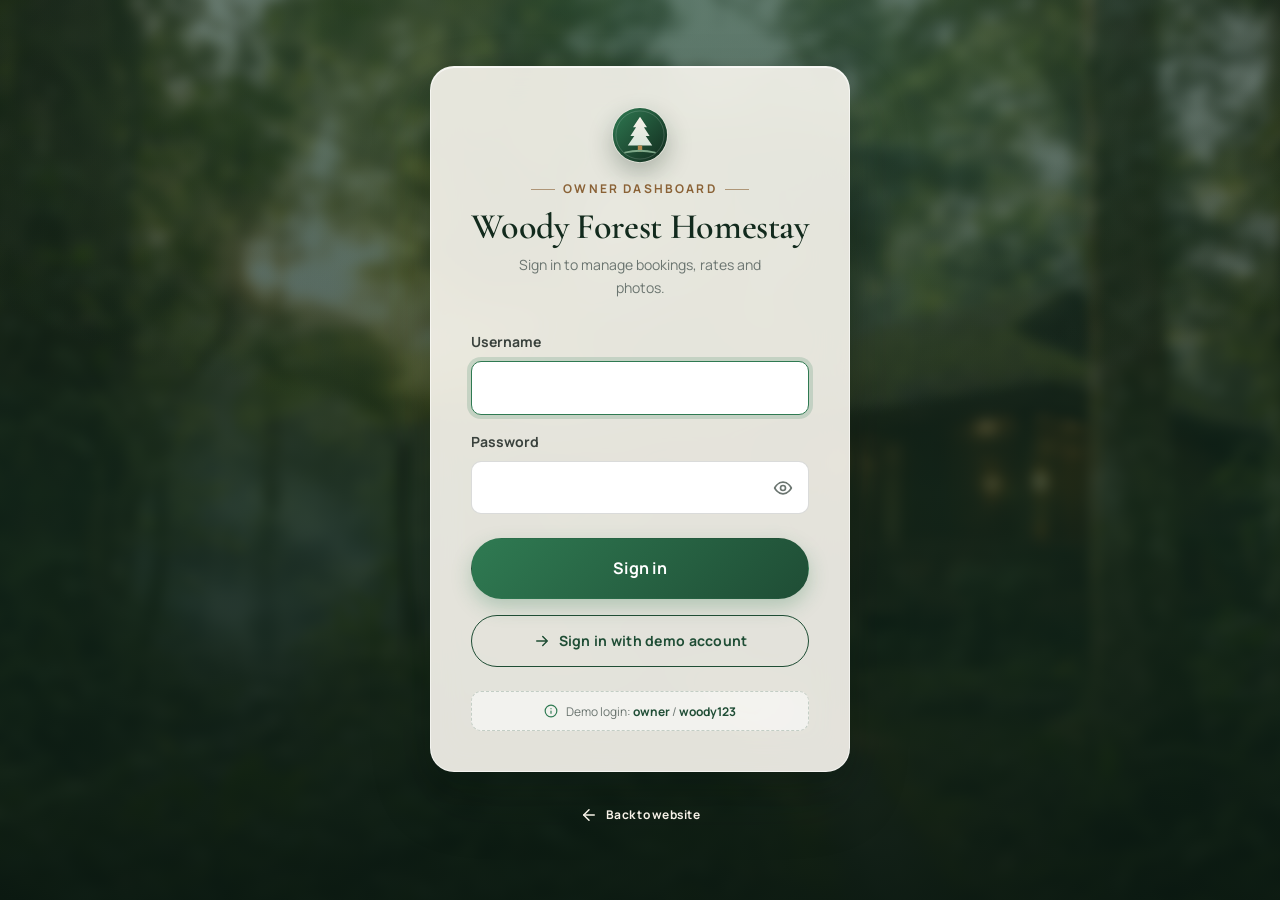
<file: admin/login.html>
<!DOCTYPE html>
<html lang="en">
<head>
  <meta charset="UTF-8">
  <meta name="viewport" content="width=device-width, initial-scale=1.0, viewport-fit=cover">
  <title>Owner sign in - Woody Forest Homestay</title>
  <meta name="robots" content="noindex, nofollow">
  <meta name="theme-color" content="#122a1d">
  <link rel="icon" type="image/svg+xml" href="../assets/img/favicon.svg">
  <link rel="preload" as="image" href="../assets/img/hero-exterior.jpg">
  <link rel="preconnect" href="https://fonts.googleapis.com">
  <link rel="preconnect" href="https://fonts.gstatic.com" crossorigin>
  <link href="https://fonts.googleapis.com/css2?family=Cormorant+Garamond:ital,wght@0,500;0,600;0,700;1,500&family=Manrope:wght@400;500;600;700;800&display=swap" rel="stylesheet">
  <link rel="stylesheet" href="../css/base.css">
  <style>
    /* ---------------------------------------------------------- page shell */
    body.login {
      min-height: 100vh;
      min-height: 100dvh;
      background: var(--forest-950);
      overflow-x: hidden;
    }

    /* Blurred photo + forest gradient. The blur lives on a fixed pseudo-element
       so the card stays sharp; scale(1.05) hides the soft blur edges. */
    .login-backdrop {
      position: fixed;
      inset: 0;
      z-index: 0;
      overflow: hidden;
      pointer-events: none;
    }

    .login-backdrop::before,
    .login-backdrop::after {
      content: "";
      position: absolute;
      inset: 0;
    }

    .login-backdrop::before {
      background: url("../assets/img/hero-exterior.jpg") center / cover no-repeat;
      filter: blur(6px) saturate(1.05);
      transform: scale(1.05);
    }

    .login-backdrop::after {
      background:
        radial-gradient(120% 80% at 50% 0%, rgba(47, 122, 82, 0.3), transparent 60%),
        linear-gradient(180deg, rgba(11, 26, 18, 0.55) 0%, rgba(18, 42, 29, 0.74) 55%, rgba(11, 26, 18, 0.92) 100%);
    }

    .login-main {
      position: relative;
      z-index: 1;
      min-height: 100vh;
      min-height: 100dvh;
      display: flex;
      flex-direction: column;
      align-items: center;
      justify-content: center;
      gap: var(--space-5);
      padding: max(var(--space-6), env(safe-area-inset-top)) var(--space-4) max(var(--space-6), env(safe-area-inset-bottom));
    }

    /* ---------------------------------------------------------------- card */
    .login-card {
      width: 100%;
      max-width: 420px;
      padding: clamp(1.75rem, 6vw, 2.5rem);
      border-radius: var(--radius-lg);
      background: rgba(251, 248, 241, 0.9);
      box-shadow: var(--shadow-lg), inset 0 1px 0 rgba(255, 255, 255, 0.7);
      color: var(--ink);
    }

    .login-head {
      display: flex;
      flex-direction: column;
      align-items: center;
      gap: var(--space-2);
      text-align: center;
    }

    .login-logo {
      width: 56px;
      height: 56px;
      margin-bottom: var(--space-2);
      border-radius: 50%;
      box-shadow: 0 10px 24px rgba(18, 42, 29, 0.28);
    }

    .login-head .eyebrow::after {
      content: "";
      width: 24px;
      height: 1px;
      background: currentColor;
      opacity: 0.6;
    }

    .login-head .h2 {
      overflow-wrap: anywhere;
    }

    .login-sub {
      max-width: 30ch;
      font-size: var(--text-sm);
    }

    /* ---------------------------------------------------------------- form */
    .login-form {
      display: flex;
      flex-direction: column;
      gap: var(--space-4);
      margin-top: var(--space-6);
    }

    /* Grid keeps the toggle pinned to the input row even when UI.setInvalid
       appends an .error-text into this wrapper. */
    .password-wrap {
      display: grid;
      row-gap: var(--space-2);
    }

    .password-wrap > .input {
      grid-area: 1 / 1;
      padding-right: 3.25rem;
    }

    .password-wrap > .error-text {
      grid-row: 2;
    }

    .password-wrap input::-ms-reveal,
    .password-wrap input::-ms-clear {
      display: none;
    }

    .password-toggle {
      grid-area: 1 / 1;
      justify-self: end;
      align-self: center;
      display: grid;
      place-items: center;
      width: 40px;
      height: 40px;
      margin-right: 6px;
      border-radius: var(--radius-sm);
      color: var(--muted);
      transition: color var(--dur-fast), background-color var(--dur-fast);
    }

    .password-toggle:hover {
      color: var(--forest-700);
      background: rgba(31, 77, 53, 0.08);
    }

    .password-toggle:focus-visible {
      outline-offset: 0;
    }

    .password-toggle svg {
      width: 20px;
      height: 20px;
    }

    .password-toggle .icon-eye-off,
    .password-toggle[aria-pressed="true"] .icon-eye {
      display: none;
    }

    .password-toggle[aria-pressed="true"] .icon-eye-off {
      display: block;
    }

    .login-submit {
      margin-top: var(--space-2);
    }

    .login-submit.is-loading {
      opacity: 0.85;
    }

    .login-submit.is-loading::before {
      content: "";
      width: 16px;
      height: 16px;
      border-radius: 50%;
      border: 2px solid rgba(255, 255, 255, 0.35);
      border-top-color: var(--white);
      animation: login-spin 700ms linear infinite;
    }

    @keyframes login-spin {
      to { transform: rotate(360deg); }
    }

    .login-hint {
      display: flex;
      align-items: center;
      justify-content: center;
      gap: var(--space-2);
      margin-top: var(--space-5);
      padding: 0.6rem 0.9rem;
      border-radius: var(--radius-sm);
      border: 1px dashed rgba(31, 77, 53, 0.22);
      background: rgba(255, 255, 255, 0.55);
      text-align: center;
    }

    .login-hint svg {
      width: 14px;
      height: 14px;
      flex: none;
      color: var(--forest-500);
    }

    .login-hint strong {
      color: var(--forest-700);
    }

    .login-noscript {
      margin-top: var(--space-3);
      text-align: center;
    }

    /* ----------------------------------------------------------- back link */
    .login-back {
      color: var(--cream);
      opacity: 0.9;
    }

    .login-back:hover {
      background: rgba(255, 255, 255, 0.12);
      opacity: 1;
    }

    .login-back:focus-visible {
      outline-color: var(--cream);
    }

    .login-back.view-enter {
      animation-delay: 140ms;
    }
  </style>
</head>
<body class="login">

  <div class="login-backdrop" aria-hidden="true"></div>

  <main class="login-main">
    <section class="login-card glass view-enter" id="loginCard" aria-labelledby="homestayName">
      <header class="login-head">
        <img class="login-logo" src="../assets/img/logo.svg" alt="" width="56" height="56">
        <p class="eyebrow">Owner dashboard</p>
        <h1 class="h2" id="homestayName">Woody Forest Homestay</h1>
        <p class="muted login-sub">Sign in to manage bookings, rates and photos.</p>
      </header>

      <form class="login-form" id="loginForm" novalidate>
        <div class="field">
          <label class="label" for="username">Username</label>
          <input class="input" id="username" name="username" type="text" autocomplete="username" autocapitalize="none" spellcheck="false" required>
        </div>

        <div class="field">
          <label class="label" for="password">Password</label>
          <div class="password-wrap">
            <input class="input" id="password" name="password" type="password" autocomplete="current-password" required>
            <button class="password-toggle" id="togglePassword" type="button" aria-label="Show password" aria-pressed="false" aria-controls="password">
              <svg class="icon-eye" viewBox="0 0 24 24" fill="none" stroke="currentColor" stroke-width="2" stroke-linecap="round" stroke-linejoin="round" aria-hidden="true">
                <path d="M2 12s3.6-7 10-7 10 7 10 7-3.6 7-10 7S2 12 2 12Z"/>
                <circle cx="12" cy="12" r="3"/>
              </svg>
              <svg class="icon-eye-off" viewBox="0 0 24 24" fill="none" stroke="currentColor" stroke-width="2" stroke-linecap="round" stroke-linejoin="round" aria-hidden="true">
                <path d="M9.9 4.24A9.1 9.1 0 0 1 12 4c6.4 0 10 8 10 8a18.5 18.5 0 0 1-2.16 3.19"/>
                <path d="M6.61 6.61A18.5 18.5 0 0 0 2 12s3.6 8 10 8a9.7 9.7 0 0 0 5.39-1.61"/>
                <path d="M14.12 14.12a3 3 0 1 1-4.24-4.24"/>
                <path d="m2 2 20 20"/>
              </svg>
            </button>
          </div>
        </div>

        <button class="btn btn--primary btn--lg btn--block login-submit" id="signInButton" type="submit">Sign in</button>
        <button class="btn btn--outline btn--block" id="demoButton" type="button">
          <svg viewBox="0 0 24 24" fill="none" stroke="currentColor" stroke-width="2" stroke-linecap="round" stroke-linejoin="round" aria-hidden="true"><path d="M5 12h14m-6-6 6 6-6 6"/></svg>
          Sign in with demo account
        </button>
      </form>

      <p class="hint login-hint">
        <svg viewBox="0 0 24 24" fill="none" stroke="currentColor" stroke-width="2" stroke-linecap="round" stroke-linejoin="round" aria-hidden="true">
          <circle cx="12" cy="12" r="10"/>
          <path d="M12 16v-4"/>
          <path d="M12 8h.01"/>
        </svg>
        <span>Demo login: <strong>owner</strong> / <strong>woody123</strong></span>
      </p>

      <noscript>
        <p class="error-text login-noscript">JavaScript is required to sign in.</p>
      </noscript>
    </section>

    <a class="btn btn--ghost btn--sm login-back view-enter" href="../index.html">
      <svg viewBox="0 0 24 24" fill="none" stroke="currentColor" stroke-width="2" stroke-linecap="round" stroke-linejoin="round" aria-hidden="true">
        <path d="M19 12H5"/>
        <path d="m12 19-7-7 7-7"/>
      </svg>
      Back to website
    </a>
  </main>

  <script src="../js/ui.js"></script>
  <script src="../js/store.js"></script>
  <script>
    (() => {
      "use strict";

      const DASHBOARD_URL = "dashboard.html";
      const FALLBACK_NAME = "Woody Forest Homestay";
      const LOGIN_ERROR = "Incorrect username or password";

      const card = UI.qs("#loginCard");
      const form = UI.qs("#loginForm");
      const nameEl = UI.qs("#homestayName");
      const userInput = UI.qs("#username");
      const passInput = UI.qs("#password");
      const toggle = UI.qs("#togglePassword");
      const submit = UI.qs("#signInButton");

      let busy = false;
      let shakeTimer = 0;

      // Store.init() seeds the data and the demo admin; every sign-in waits on it.
      const booted = Store.init().then(
        () => true,
        (err) => {
          console.error(err);
          return false;
        }
      );

      function markInvalid(input, message) {
        UI.setInvalid(input, message);
        input.setAttribute("aria-invalid", "true");
      }

      function clearField(input) {
        if (!input.classList.contains("is-invalid")) return;
        UI.clearInvalid(input);
        input.removeAttribute("aria-invalid");
      }

      function setBusy(state) {
        busy = state;
        submit.disabled = state;
        submit.classList.toggle("is-loading", state);
        submit.textContent = state ? "Signing in…" : "Sign in";
        form.setAttribute("aria-busy", String(state));
      }

      function shakeCard() {
        // Drop the entrance animation first, otherwise it would replay once .shake is removed.
        card.classList.remove("view-enter", "shake");
        void card.offsetWidth; // restart the animation on repeated failures
        card.classList.add("shake");
        clearTimeout(shakeTimer);
        shakeTimer = setTimeout(() => card.classList.remove("shake"), 500);
      }

      // ------------------------------------------------ show / hide password
      toggle.addEventListener("click", () => {
        const show = passInput.type === "password";
        passInput.type = show ? "text" : "password";
        toggle.setAttribute("aria-pressed", String(show));
        toggle.setAttribute("aria-label", show ? "Hide password" : "Show password");
      });

      // ------------------------------------------------ clear errors on input
      [userInput, passInput].forEach((input) => {
        input.addEventListener("input", () => clearField(input));
      });

      // ------------------------------------------------ one-click demo login
      UI.qs("#demoButton").addEventListener("click", () => {
        userInput.value = Store.DEMO_ADMIN.username;
        passInput.value = Store.DEMO_ADMIN.password;
        clearField(userInput);
        clearField(passInput);
        form.requestSubmit();
      });

      // ---------------------------------------------------------- submit
      form.addEventListener("submit", async (event) => {
        event.preventDefault();
        if (busy) return;

        const username = userInput.value.trim();
        const password = passInput.value.trim();

        let firstInvalid = null;
        if (!username) {
          markInvalid(userInput, "Please enter your username");
          firstInvalid = userInput;
        }
        if (!password) {
          markInvalid(passInput, "Please enter your password");
          firstInvalid = firstInvalid || passInput;
        }
        if (firstInvalid) {
          firstInvalid.focus();
          return;
        }

        setBusy(true);

        let ok = false;
        try {
          await booted;
          ok = await Store.login(username, password);
        } catch (err) {
          console.error(err);
          ok = false;
        }

        if (ok) {
          UI.toast("Welcome back", "success");
          // Brief pause so the toast registers before the page changes.
          setTimeout(() => {
            location.href = DASHBOARD_URL;
          }, UI.prefersReducedMotion() ? 0 : 450);
          return;
        }

        setBusy(false);
        shakeCard();
        markInvalid(passInput, LOGIN_ERROR);
        passInput.focus();
        passInput.select();
        UI.toast(LOGIN_ERROR, "error");
      });

      // ------------------------------------------------------------ boot
      UI.ready(async () => {
        const ready = await booted;
        if (!ready) {
          UI.toast("Could not prepare sign-in. Please refresh the page.", "error");
          return;
        }

        if (Store.isAuthed()) {
          location.replace(DASHBOARD_URL);
          return;
        }

        const settings = Store.getSettings() || {};
        const name = typeof settings.name === "string" ? settings.name.trim() : "";
        nameEl.textContent = name || FALLBACK_NAME;

        if (window.matchMedia("(hover: hover) and (pointer: fine)").matches) {
          userInput.focus({ preventScroll: true });
        }
      });

      // Coming back via the browser Back button restores this page from cache:
      // reset the busy button, or skip straight to the dashboard if still signed in.
      window.addEventListener("pageshow", (event) => {
        if (!event.persisted) return;
        if (Store.isAuthed()) {
          location.replace(DASHBOARD_URL);
          return;
        }
        setBusy(false);
      });
    })();
  </script>
</body>
</html>
</file>
<file: css/base.css>
/* ==========================================================================
   Woody Forest Homestay - base.css
   Design tokens, reset, typography, shared components, motion system.
   Loaded by every page before landing.css / admin.css.
   ========================================================================== */

/* --------------------------------------------------------------------------
   1. Tokens
   -------------------------------------------------------------------------- */
:root {
  /* palette */
  --forest-950: #0b1a12;
  --forest-900: #122a1d;
  --forest-800: #183826;
  --forest-700: #1f4d35;
  --forest-500: #2f7a52;
  --forest-300: #5fa57e;
  --moss: #7fa98a;
  --moss-soft: #d9e6dc;
  --wood: #b8894f;
  --wood-dark: #8a6236;
  --wood-soft: #f0e3cf;
  --cream: #f7f2e8;
  --cream-dark: #ece4d3;
  --sand: #fbf8f1;
  --ink: #1b1f1c;
  --ink-soft: #3a423d;
  --muted: #6b7570;
  --line: rgba(27, 31, 28, 0.1);
  --white: #ffffff;

  --success: #2f7a52;
  --success-soft: #dcefe3;
  --warning: #c98a17;
  --warning-soft: #fbefd3;
  --danger: #b9402f;
  --danger-soft: #f8dcd7;
  --info: #3b6fb5;
  --info-soft: #dde8f7;

  /* type */
  --font-display: "Cormorant Garamond", "Times New Roman", serif;
  --font-body: "Manrope", "Segoe UI", system-ui, sans-serif;
  --text-xs: 0.75rem;
  --text-sm: 0.875rem;
  --text-base: 1rem;
  --text-lg: 1.125rem;
  --text-xl: 1.375rem;
  --text-2xl: 1.75rem;
  --text-3xl: 2.25rem;
  --text-4xl: 3rem;
  --text-5xl: 4rem;

  /* spacing + shape */
  --space-1: 0.25rem;
  --space-2: 0.5rem;
  --space-3: 0.75rem;
  --space-4: 1rem;
  --space-5: 1.5rem;
  --space-6: 2rem;
  --space-8: 3rem;
  --space-10: 4rem;
  --space-12: 6rem;
  --radius-sm: 10px;
  --radius: 16px;
  --radius-lg: 24px;
  --radius-pill: 999px;

  /* elevation */
  --shadow-sm: 0 1px 2px rgba(11, 26, 18, 0.06), 0 2px 8px rgba(11, 26, 18, 0.06);
  --shadow-md: 0 4px 12px rgba(11, 26, 18, 0.08), 0 12px 32px rgba(11, 26, 18, 0.1);
  --shadow-lg: 0 12px 24px rgba(11, 26, 18, 0.12), 0 28px 64px rgba(11, 26, 18, 0.16);
  --shadow-glow: 0 0 0 4px rgba(47, 122, 82, 0.18);

  /* motion */
  --ease-out: cubic-bezier(0.22, 1, 0.36, 1);
  --ease-in-out: cubic-bezier(0.65, 0, 0.35, 1);
  --dur-fast: 160ms;
  --dur: 320ms;
  --dur-slow: 640ms;

  /* layout */
  --container: 1200px;
  --nav-h: 76px;
  --bottom-nav-h: 68px;
}

/* --------------------------------------------------------------------------
   2. Reset
   -------------------------------------------------------------------------- */
*,
*::before,
*::after {
  box-sizing: border-box;
}

html {
  -webkit-text-size-adjust: 100%;
  scroll-behavior: smooth;
}

body {
  margin: 0;
  font-family: var(--font-body);
  font-size: var(--text-base);
  line-height: 1.6;
  color: var(--ink);
  background: var(--cream);
  -webkit-font-smoothing: antialiased;
  text-rendering: optimizeLegibility;
}

img,
svg,
video,
canvas {
  display: block;
  max-width: 100%;
}

button,
input,
select,
textarea {
  font: inherit;
  color: inherit;
}

button {
  cursor: pointer;
  background: none;
  border: 0;
  padding: 0;
}

a {
  color: inherit;
  text-decoration: none;
}

ul,
ol {
  margin: 0;
  padding: 0;
  list-style: none;
}

h1,
h2,
h3,
h4,
p {
  margin: 0;
}

:focus-visible {
  outline: 2px solid var(--forest-500);
  outline-offset: 3px;
  border-radius: 4px;
}

::selection {
  background: var(--forest-500);
  color: var(--white);
}

/* --------------------------------------------------------------------------
   3. Typography
   -------------------------------------------------------------------------- */
.display,
.h1,
.h2,
.h3 {
  font-family: var(--font-display);
  font-weight: 600;
  line-height: 1.1;
  letter-spacing: -0.01em;
  color: var(--forest-900);
}

.display {
  font-size: clamp(2.75rem, 6vw, var(--text-5xl));
  font-weight: 500;
}

.h1 {
  font-size: clamp(2.25rem, 4.5vw, var(--text-4xl));
}

.h2 {
  font-size: clamp(1.9rem, 3.2vw, var(--text-3xl));
}

.h3 {
  font-size: var(--text-xl);
}

.eyebrow {
  display: inline-flex;
  align-items: center;
  gap: var(--space-2);
  font-size: var(--text-xs);
  font-weight: 700;
  letter-spacing: 0.18em;
  text-transform: uppercase;
  color: var(--wood-dark);
}

.eyebrow::before {
  content: "";
  width: 24px;
  height: 1px;
  background: currentColor;
  opacity: 0.6;
}

.lead {
  font-size: var(--text-lg);
  color: var(--ink-soft);
  max-width: 60ch;
}

.muted {
  color: var(--muted);
}

.small {
  font-size: var(--text-sm);
}

.price {
  font-family: var(--font-display);
  font-weight: 600;
  font-size: var(--text-3xl);
  line-height: 1;
  color: var(--forest-900);
}

.price small {
  font-family: var(--font-body);
  font-size: var(--text-sm);
  font-weight: 500;
  color: var(--muted);
}

/* --------------------------------------------------------------------------
   4. Layout helpers
   -------------------------------------------------------------------------- */
.container {
  width: min(100% - 2 * var(--space-5), var(--container));
  margin-inline: auto;
}

.section {
  padding-block: clamp(var(--space-10), 9vw, var(--space-12));
}

.section-head {
  display: flex;
  flex-direction: column;
  gap: var(--space-3);
  margin-bottom: var(--space-8);
}

.flex {
  display: flex;
}

.items-center {
  align-items: center;
}

.justify-between {
  justify-content: space-between;
}

.wrap {
  flex-wrap: wrap;
}

.gap-2 {
  gap: var(--space-2);
}

.gap-3 {
  gap: var(--space-3);
}

.gap-4 {
  gap: var(--space-4);
}

.grid {
  display: grid;
}

.stack {
  display: flex;
  flex-direction: column;
  gap: var(--space-4);
}

.mt-2 { margin-top: var(--space-2); }
.mt-4 { margin-top: var(--space-4); }
.mt-6 { margin-top: var(--space-6); }
.mb-4 { margin-bottom: var(--space-4); }
.text-center { text-align: center; }
.hidden { display: none !important; }
.sr-only {
  position: absolute;
  width: 1px;
  height: 1px;
  padding: 0;
  margin: -1px;
  overflow: hidden;
  clip: rect(0, 0, 0, 0);
  white-space: nowrap;
  border: 0;
}

/* --------------------------------------------------------------------------
   5. Surfaces
   -------------------------------------------------------------------------- */
.card {
  background: var(--white);
  border-radius: var(--radius);
  box-shadow: var(--shadow-sm);
  border: 1px solid var(--line);
  transition: transform var(--dur) var(--ease-out), box-shadow var(--dur) var(--ease-out);
}

.card--pad {
  padding: var(--space-5);
}

.card--hover:hover {
  transform: translateY(-4px);
  box-shadow: var(--shadow-md);
}

.glass {
  background: rgba(255, 255, 255, 0.72);
  -webkit-backdrop-filter: blur(18px) saturate(1.4);
  backdrop-filter: blur(18px) saturate(1.4);
  border: 1px solid rgba(255, 255, 255, 0.6);
  box-shadow: var(--shadow-md);
}

.glass--dark {
  background: rgba(11, 26, 18, 0.55);
  border-color: rgba(255, 255, 255, 0.12);
  color: var(--white);
}

.divider {
  height: 1px;
  background: var(--line);
  border: 0;
  margin: var(--space-5) 0;
}

/* --------------------------------------------------------------------------
   6. Buttons
   -------------------------------------------------------------------------- */
.btn {
  position: relative;
  display: inline-flex;
  align-items: center;
  justify-content: center;
  gap: var(--space-2);
  padding: 0.85rem 1.6rem;
  border-radius: var(--radius-pill);
  font-weight: 700;
  font-size: var(--text-sm);
  letter-spacing: 0.02em;
  white-space: nowrap;
  border: 1px solid transparent;
  transition: transform var(--dur-fast) var(--ease-out), box-shadow var(--dur) var(--ease-out),
    background-color var(--dur-fast), color var(--dur-fast), border-color var(--dur-fast);
  overflow: hidden;
}

.btn svg {
  width: 18px;
  height: 18px;
  flex: none;
}

.btn:active {
  transform: scale(0.97);
}

.btn:disabled,
.btn[aria-disabled="true"] {
  opacity: 0.55;
  cursor: not-allowed;
  transform: none;
}

.btn--primary {
  background: linear-gradient(135deg, var(--forest-500), var(--forest-700));
  color: var(--white);
  box-shadow: 0 8px 20px rgba(47, 122, 82, 0.28);
}

.btn--primary::after {
  content: "";
  position: absolute;
  inset: 0;
  background: linear-gradient(120deg, transparent 30%, rgba(255, 255, 255, 0.28) 50%, transparent 70%);
  transform: translateX(-120%);
  transition: transform var(--dur-slow) var(--ease-out);
}

.btn--primary:hover {
  box-shadow: 0 12px 28px rgba(47, 122, 82, 0.38);
  transform: translateY(-1px);
}

.btn--primary:hover::after {
  transform: translateX(120%);
}

.btn--wood {
  background: linear-gradient(135deg, var(--wood), var(--wood-dark));
  color: var(--white);
  box-shadow: 0 8px 20px rgba(184, 137, 79, 0.3);
}

.btn--wood:hover {
  transform: translateY(-1px);
  box-shadow: 0 12px 28px rgba(184, 137, 79, 0.4);
}

.btn--outline {
  border-color: var(--forest-700);
  color: var(--forest-700);
  background: transparent;
}

.btn--outline:hover {
  background: var(--forest-700);
  color: var(--white);
}

.btn--ghost {
  color: var(--forest-900);
  background: transparent;
}

.btn--ghost:hover {
  background: rgba(31, 77, 53, 0.08);
}

.btn--light {
  background: var(--white);
  color: var(--forest-900);
  box-shadow: var(--shadow-sm);
}

.btn--light:hover {
  box-shadow: var(--shadow-md);
  transform: translateY(-1px);
}

.btn--danger {
  background: var(--danger);
  color: var(--white);
}

.btn--danger:hover {
  background: #a0352a;
}

.btn--sm {
  padding: 0.5rem 1rem;
  font-size: var(--text-xs);
}

.btn--lg {
  padding: 1.05rem 2.1rem;
  font-size: var(--text-base);
}

.btn--block {
  width: 100%;
}

.btn--icon {
  width: 42px;
  height: 42px;
  padding: 0;
  border-radius: 50%;
}

/* --------------------------------------------------------------------------
   7. Forms
   -------------------------------------------------------------------------- */
.field {
  display: flex;
  flex-direction: column;
  gap: var(--space-2);
}

.label {
  font-size: var(--text-sm);
  font-weight: 700;
  color: var(--ink-soft);
}

.label .optional {
  font-weight: 500;
  color: var(--muted);
}

.input,
.select,
.textarea {
  width: 100%;
  padding: 0.8rem 1rem;
  border-radius: var(--radius-sm);
  border: 1px solid rgba(27, 31, 28, 0.16);
  background: var(--white);
  transition: border-color var(--dur-fast), box-shadow var(--dur-fast);
}

.input::placeholder,
.textarea::placeholder {
  color: #9aa39e;
}

.input:hover,
.select:hover,
.textarea:hover {
  border-color: rgba(27, 31, 28, 0.3);
}

.input:focus,
.select:focus,
.textarea:focus {
  outline: none;
  border-color: var(--forest-500);
  box-shadow: var(--shadow-glow);
}

.input.is-invalid,
.select.is-invalid,
.textarea.is-invalid {
  border-color: var(--danger);
  box-shadow: 0 0 0 4px rgba(185, 64, 47, 0.14);
}

.select {
  appearance: none;
  background-image: url("data:image/svg+xml,%3Csvg xmlns='http://www.w3.org/2000/svg' width='16' height='16' fill='none' stroke='%236b7570' stroke-width='2' viewBox='0 0 24 24'%3E%3Cpath d='m6 9 6 6 6-6'/%3E%3C/svg%3E");
  background-repeat: no-repeat;
  background-position: right 0.9rem center;
  padding-right: 2.5rem;
}

.textarea {
  min-height: 110px;
  resize: vertical;
}

.hint {
  font-size: var(--text-xs);
  color: var(--muted);
}

.error-text {
  font-size: var(--text-xs);
  color: var(--danger);
  font-weight: 600;
}

.checkbox {
  display: inline-flex;
  align-items: center;
  gap: var(--space-2);
  font-size: var(--text-sm);
  cursor: pointer;
}

.checkbox input {
  width: 18px;
  height: 18px;
  accent-color: var(--forest-500);
}

.form-grid {
  display: grid;
  gap: var(--space-4);
  grid-template-columns: repeat(auto-fit, minmax(220px, 1fr));
}

/* --------------------------------------------------------------------------
   8. Chips, badges, status
   -------------------------------------------------------------------------- */
.chip {
  display: inline-flex;
  align-items: center;
  gap: var(--space-2);
  padding: 0.35rem 0.8rem;
  border-radius: var(--radius-pill);
  font-size: var(--text-xs);
  font-weight: 700;
  letter-spacing: 0.04em;
  background: var(--cream-dark);
  color: var(--ink-soft);
}

.chip svg {
  width: 14px;
  height: 14px;
}

.chip--success { background: var(--success-soft); color: var(--success); }
.chip--warning { background: var(--warning-soft); color: var(--warning); }
.chip--danger  { background: var(--danger-soft);  color: var(--danger); }
.chip--info    { background: var(--info-soft);    color: var(--info); }
.chip--muted   { background: var(--cream-dark);   color: var(--muted); }
.chip--forest  { background: var(--forest-900);   color: var(--white); }

.status {
  display: inline-flex;
  align-items: center;
  gap: 0.4rem;
  padding: 0.3rem 0.7rem;
  border-radius: var(--radius-pill);
  font-size: var(--text-xs);
  font-weight: 700;
  text-transform: uppercase;
  letter-spacing: 0.06em;
}

.status::before {
  content: "";
  width: 7px;
  height: 7px;
  border-radius: 50%;
  background: currentColor;
}

.status--PENDING   { background: var(--warning-soft); color: var(--warning); }
.status--CONFIRMED { background: var(--success-soft); color: var(--success); }
.status--COMPLETED { background: var(--info-soft);    color: var(--info); }
.status--REJECTED  { background: var(--danger-soft);  color: var(--danger); }
.status--CANCELLED { background: var(--cream-dark);   color: var(--muted); }

/* --------------------------------------------------------------------------
   9. Toasts
   -------------------------------------------------------------------------- */
.toast-stack {
  position: fixed;
  left: 50%;
  bottom: calc(var(--space-5) + env(safe-area-inset-bottom));
  transform: translateX(-50%);
  display: flex;
  flex-direction: column;
  gap: var(--space-2);
  z-index: 1000;
  width: min(92vw, 420px);
  pointer-events: none;
}

.toast {
  pointer-events: auto;
  display: flex;
  align-items: center;
  gap: var(--space-3);
  padding: 0.85rem 1.1rem;
  border-radius: var(--radius);
  background: var(--forest-900);
  color: var(--white);
  box-shadow: var(--shadow-lg);
  font-size: var(--text-sm);
  font-weight: 600;
  animation: toast-in var(--dur) var(--ease-out);
}

.toast svg {
  width: 20px;
  height: 20px;
  flex: none;
}

.toast--success { background: var(--forest-700); }
.toast--error   { background: var(--danger); }
.toast--warning { background: var(--warning); }

.toast.is-leaving {
  animation: toast-out var(--dur) var(--ease-in-out) forwards;
}

/* --------------------------------------------------------------------------
   10. Modal
   -------------------------------------------------------------------------- */
.modal-backdrop {
  position: fixed;
  inset: 0;
  z-index: 900;
  display: grid;
  place-items: center;
  padding: var(--space-4);
  background: rgba(11, 26, 18, 0.55);
  -webkit-backdrop-filter: blur(6px);
  backdrop-filter: blur(6px);
  opacity: 0;
  visibility: hidden;
  transition: opacity var(--dur) var(--ease-out), visibility 0s linear var(--dur);
}

.modal-backdrop.is-open {
  opacity: 1;
  visibility: visible;
  transition-delay: 0s;
}

.modal {
  width: min(100%, 640px);
  max-height: min(90vh, 900px);
  overflow: auto;
  background: var(--white);
  border-radius: var(--radius-lg);
  box-shadow: var(--shadow-lg);
  transform: translateY(24px) scale(0.98);
  opacity: 0;
  transition: transform var(--dur) var(--ease-out), opacity var(--dur) var(--ease-out);
}

.modal-backdrop.is-open .modal {
  transform: none;
  opacity: 1;
}

.modal--wide {
  width: min(100%, 880px);
}

.modal__head {
  display: flex;
  align-items: center;
  justify-content: space-between;
  gap: var(--space-4);
  padding: var(--space-5) var(--space-5) var(--space-3);
}

.modal__body {
  padding: 0 var(--space-5) var(--space-5);
}

.modal__foot {
  display: flex;
  flex-wrap: wrap;
  justify-content: flex-end;
  gap: var(--space-3);
  padding: var(--space-4) var(--space-5);
  border-top: 1px solid var(--line);
  background: var(--sand);
  border-radius: 0 0 var(--radius-lg) var(--radius-lg);
}

body.modal-open {
  overflow: hidden;
}

/* --------------------------------------------------------------------------
   11. Tables
   -------------------------------------------------------------------------- */
.table-wrap {
  overflow-x: auto;
  border-radius: var(--radius);
  border: 1px solid var(--line);
  background: var(--white);
}

.table {
  width: 100%;
  border-collapse: collapse;
  font-size: var(--text-sm);
}

.table th,
.table td {
  padding: 0.9rem 1rem;
  text-align: left;
  vertical-align: middle;
}

.table thead th {
  font-size: var(--text-xs);
  font-weight: 700;
  letter-spacing: 0.08em;
  text-transform: uppercase;
  color: var(--muted);
  background: var(--sand);
  border-bottom: 1px solid var(--line);
}

.table tbody tr {
  border-bottom: 1px solid var(--line);
  transition: background-color var(--dur-fast);
}

.table tbody tr:last-child {
  border-bottom: 0;
}

.table tbody tr:hover {
  background: rgba(47, 122, 82, 0.05);
}

.table .num {
  text-align: right;
  font-variant-numeric: tabular-nums;
}

/* --------------------------------------------------------------------------
   12. Empty state + skeleton
   -------------------------------------------------------------------------- */
.empty {
  display: flex;
  flex-direction: column;
  align-items: center;
  gap: var(--space-3);
  padding: var(--space-8) var(--space-4);
  text-align: center;
  color: var(--muted);
}

.empty svg {
  width: 48px;
  height: 48px;
  opacity: 0.5;
}

.skeleton {
  position: relative;
  overflow: hidden;
  background: var(--cream-dark);
  border-radius: var(--radius-sm);
}

.skeleton::after {
  content: "";
  position: absolute;
  inset: 0;
  background: linear-gradient(90deg, transparent, rgba(255, 255, 255, 0.6), transparent);
  animation: shimmer 1.4s infinite;
}

/* --------------------------------------------------------------------------
   13. Motion system
   -------------------------------------------------------------------------- */
@keyframes fade-up {
  from { opacity: 0; transform: translateY(24px); }
  to   { opacity: 1; transform: none; }
}

@keyframes fade-in {
  from { opacity: 0; }
  to   { opacity: 1; }
}

@keyframes scale-in {
  from { opacity: 0; transform: scale(0.92); }
  to   { opacity: 1; transform: none; }
}

@keyframes slide-in-right {
  from { opacity: 0; transform: translateX(32px); }
  to   { opacity: 1; transform: none; }
}

@keyframes ken-burns {
  from { transform: scale(1) translate(0, 0); }
  to   { transform: scale(1.1) translate(-1.5%, -1%); }
}

@keyframes shimmer {
  from { transform: translateX(-100%); }
  to   { transform: translateX(100%); }
}

@keyframes shake {
  0%, 100% { transform: translateX(0); }
  20%      { transform: translateX(-8px); }
  40%      { transform: translateX(8px); }
  60%      { transform: translateX(-5px); }
  80%      { transform: translateX(5px); }
}

@keyframes pop-check {
  0%   { transform: scale(0.4); opacity: 0; }
  60%  { transform: scale(1.15); opacity: 1; }
  100% { transform: scale(1); }
}

@keyframes draw-check {
  to { stroke-dashoffset: 0; }
}

@keyframes float {
  0%, 100% { transform: translateY(0); }
  50%      { transform: translateY(-8px); }
}

@keyframes toast-in {
  from { opacity: 0; transform: translateY(16px) scale(0.96); }
  to   { opacity: 1; transform: none; }
}

@keyframes toast-out {
  to { opacity: 0; transform: translateY(8px) scale(0.96); }
}

@keyframes pulse-ring {
  0%   { box-shadow: 0 0 0 0 rgba(47, 122, 82, 0.45); }
  100% { box-shadow: 0 0 0 14px rgba(47, 122, 82, 0); }
}

/* scroll reveal - add .reveal to any element; ui.js flips .is-visible once in view.
   Stagger siblings with style="--i: n" */
.reveal {
  opacity: 0;
  transform: translateY(28px);
  transition: opacity var(--dur-slow) var(--ease-out), transform var(--dur-slow) var(--ease-out);
  transition-delay: calc(var(--i, 0) * 90ms);
  will-change: opacity, transform;
}

.reveal--left  { transform: translateX(-32px); }
.reveal--right { transform: translateX(32px); }
.reveal--scale { transform: scale(0.94); }

.reveal.is-visible {
  opacity: 1;
  transform: none;
}

.shake {
  animation: shake 420ms var(--ease-in-out);
}

.pop-check {
  animation: pop-check var(--dur-slow) var(--ease-out) both;
}

.float {
  animation: float 5s var(--ease-in-out) infinite;
}

.pulse-ring {
  animation: pulse-ring 1.6s var(--ease-out) infinite;
}

/* view transitions (admin routes, tab panels) */
.view-enter {
  animation: fade-up var(--dur) var(--ease-out) both;
}

/* --------------------------------------------------------------------------
   14. Reduced motion - everything above becomes instant
   -------------------------------------------------------------------------- */
@media (prefers-reduced-motion: reduce) {
  html {
    scroll-behavior: auto;
  }

  *,
  *::before,
  *::after {
    animation-duration: 0.001ms !important;
    animation-iteration-count: 1 !important;
    transition-duration: 0.001ms !important;
    transition-delay: 0ms !important;
  }

  .reveal {
    opacity: 1;
    transform: none;
  }
}
</file>
